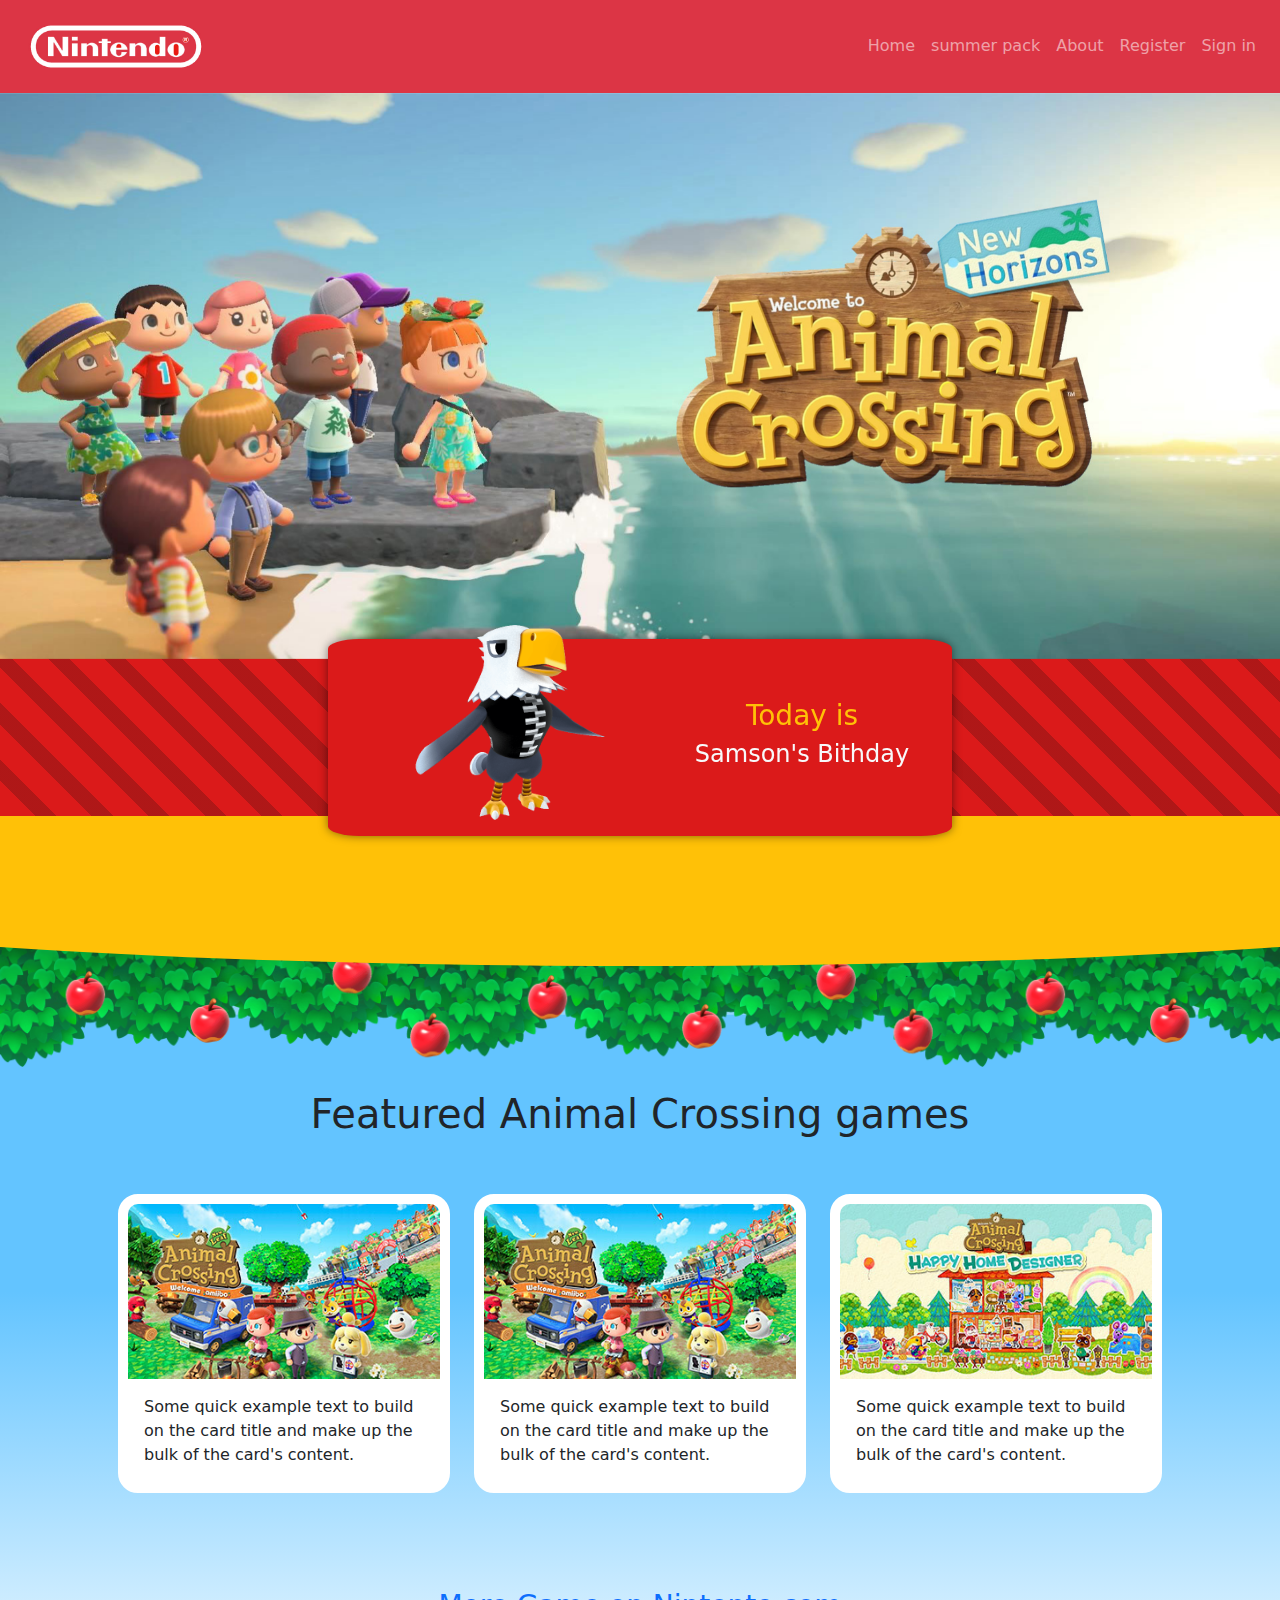
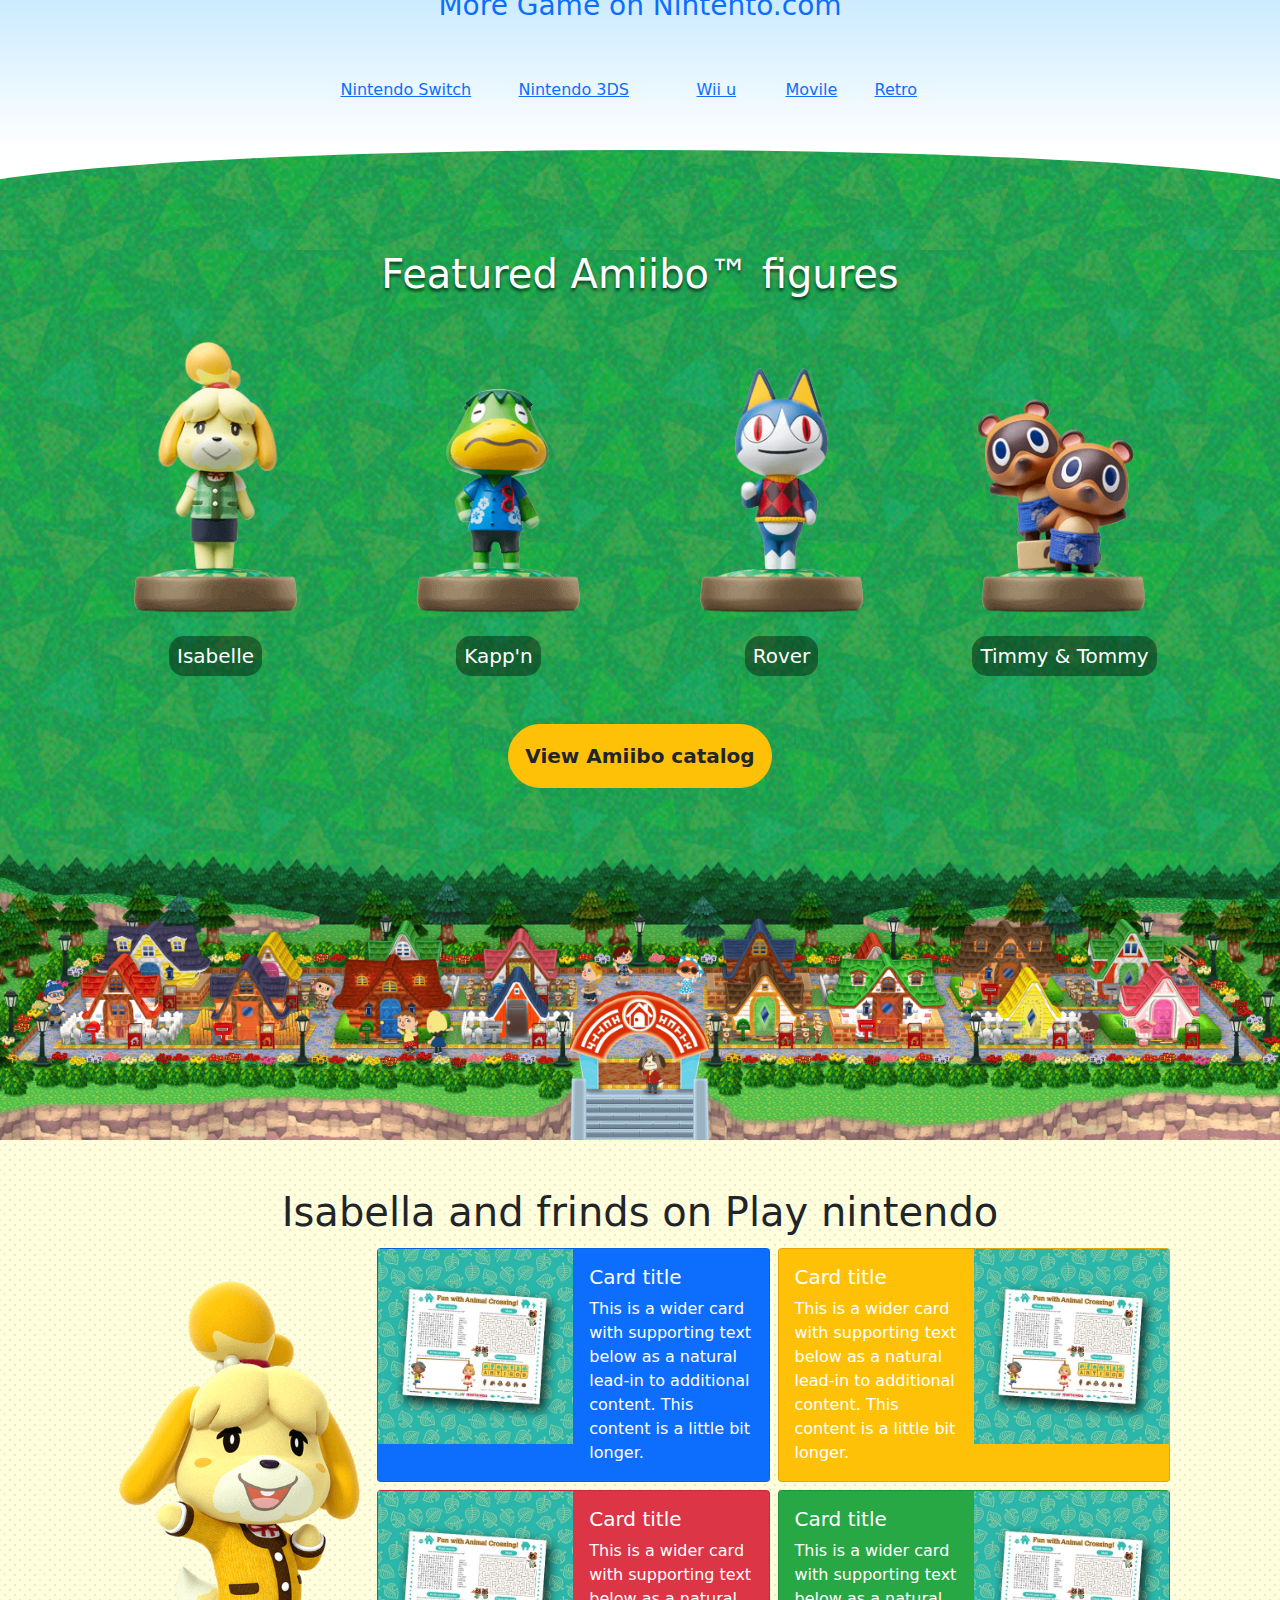
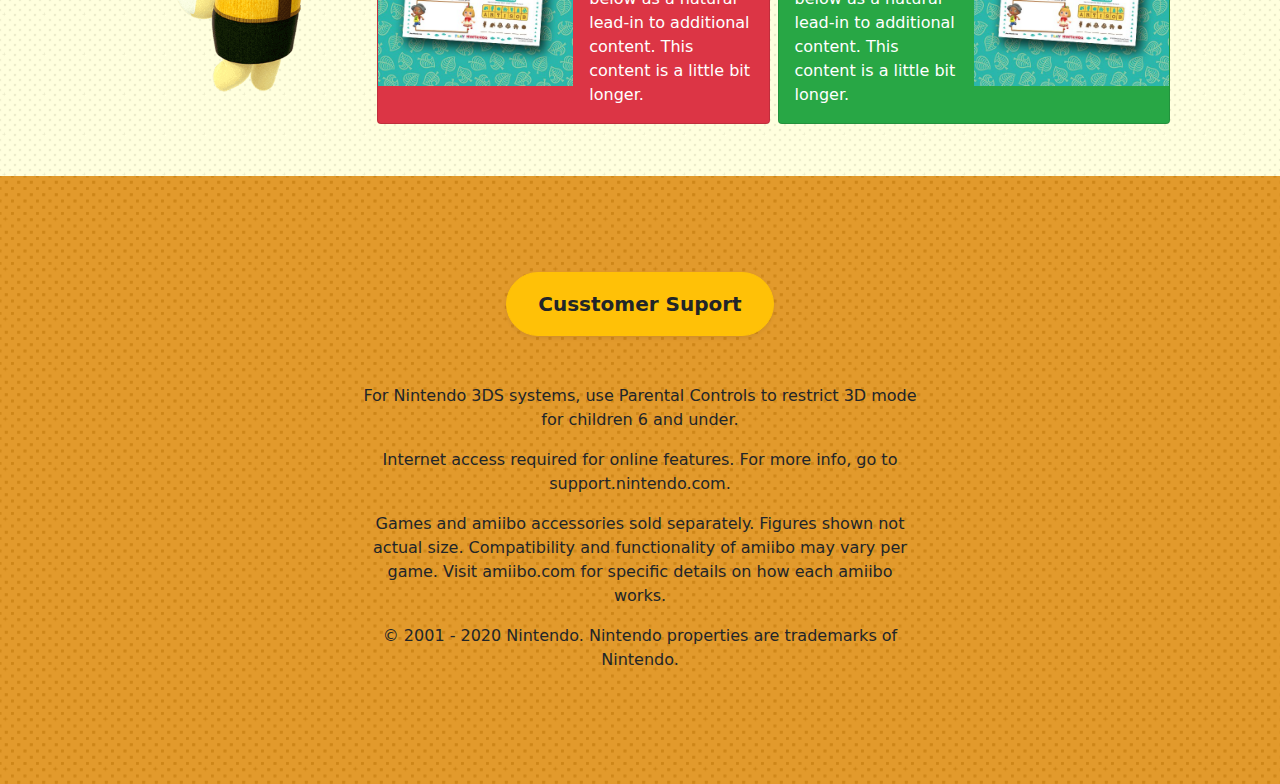
<file: index.html>
<!DOCTYPE html>
<html lang="en">
  <head>
    <meta charset="UTF-8" />
    <meta http-equiv="X-UA-Compatible" content="IE=edge" />
    <meta name="viewport" content="width=device-width, initial-scale=1.0" />
    <title>My first city web</title>
    <link rel="stylesheet" href="css/bootstrap.min.css" />
    <link rel="stylesheet" href="css/main.css" />
  </head>

  <body>
    <!-- Navrbar -->
    <nav class="navbar navbar-expand-sm navbar-dark bg-danger">
      <div class="container-fluid">
        <!-- el contenido se ajusta a la pantalla -->
        <a class="navbar-brand" href="#">
          <img src="img/logo.jpg" alt="" width="200" />
        </a>
        <button
          class="navbar-toggler"
          type="button"
          data-toggle="collapse"
          data-target="#navbarSupportedContent"
          aria-expanded="false"
          aria-label="Toggle navigation"
        >
          <span class="navbar-toggler-icon"> </span>
        </button>

        <div class="collapse navbar-collapse" id="navbarSupportedContent">
          <ul class="navbar-nav ml-auto">
            <li class="nav-item">
              <a class="nav-link" href="#">Home</a>
            </li>
            <li class="nav-item">
              <a
                class="nav-link"
                href="https://www.google.com/maps/dir//ESTUDIO+JURIDICO+MARSABEL/@-1.0358979,-79.4266571,12z/data=!4m8!4m7!1m0!1m5!1m1!1s0x902b4db6e0f392ad:0x53dee8b076eb0c99!2m2!1d-79.4681659!2d-1.0252321"
                >summer pack</a
              >
            </li>
            <li class="nav-item">
              <a class="nav-link" href="#">About</a>
            </li>
            <li class="nav-item">
              <a class="nav-link" href="#">Register</a>
            </li>
            <li class="nav-item">
              <a class="nav-link" href="#">Sign in</a>
            </li>
          </ul>
        </div>
      </div>
    </nav>
    <!-- carrousel -->

    <div class="carousel slide" id="mainSlider" data-ride="carousel">
      <div class="carousel-inner">
        <div class="carousel-item active">
          <img class="d-block w-100" src="img/slide01.jpg" alt="" />
        </div>
        <div class="carousel-item">
          <img class="d-block w-100" src="img/slide02.jpg" alt="" />
        </div>
        <div class="carousel-item">
          <img class="d-block w-100" src="img/slide03.jpg" alt="" />
        </div>
      </div>
    </div>
    <!-- ribbon -->
    <div id="ribbon" class="container-fluid">
      <div id="birthday" class="container w-50 pl-5">
        <div class="row align-items-center">
          <div class="col-sm p-3">
            <img class="w-75 mx-auto d-block" src="img/image01.png" alt="" />
          </div>
          <div class="col-sm p-3 text-light text-center">
            <p class="text-warning h3">Today is</p>
            <h4>Samson's Bithday</h4>
          </div>
        </div>
      </div>
    </div>
    <!-- Separating ribbon -->
    <div id="separator-ribbon">
      <div class="content bg-warning"></div>
    </div>
    <!-- Games -->
    <div id="games">
      <div class="container-md p-5">
        <div class="row pt-5">
          <h3 class="text-center pb-5 pt-5 h1">
            Featured Animal Crossing games
          </h3>
        </div>

        <div class="row">
          <div class="col-sm">
            <div class="card w-100 card-border mb-5">
              <img src="img/card02.jpg" class="card-img-top" alt="..." />
              <div class="card-body">
                <p class="card-text">
                  Some quick example text to build on the card title and make up
                  the bulk of the card's content.
                </p>
              </div>
            </div>
          </div>

          <div class="col-sm">
            <div class="card w-100 card-border mb-5">
              <img src="img/card02.jpg" class="card-img-top" alt="..." />
              <div class="card-body">
                <p class="card-text">
                  Some quick example text to build on the card title and make up
                  the bulk of the card's content.
                </p>
              </div>
            </div>
          </div>

          <div class="col-sm">
            <div class="card w-100 card-border mb-5">
              <img src="img/card03.jpg" class="card-img-top" alt="..." />
              <div class="card-body">
                <p class="card-text">
                  Some quick example text to build on the card title and make up
                  the bulk of the card's content.
                </p>
              </div>
            </div>
          </div>
        </div>

        <div class="row py-5">
          <div class="col">
            <h3 class="text-center" style="color: var(--bs-blue)">
              More Game on Nintento.com
            </h3>
          </div>
        </div>

        <div class="row justify-content-center">
          <div class="col-2"><a href="#">Nintendo Switch</a></div>
          <div class="col-2"><a href="#">Nintendo 3DS</a></div>
          <div class="col-1"><a href="#">Wii u</a></div>
          <div class="col-1"><a href="#">Movile</a></div>
          <div class="col-1"><a href="#">Retro</a></div>
        </div>
      </div>
    </div>
    <!-- separating Amiibos -->
    <div id="separator-amiibos">
      <div class="content bg-success"></div>
    </div>
    <!-- Amiibos -->
    <div id="amiibos" class="px-5 pb-5 bg-success">
      <div class="container">
        <div class="row">
          <h2 class="text-center text-white text-shadow h1">
            Featured Amiibo™ figures
          </h2>
        </div>
        <div class="row row-cols-1 row-cols-2 row-cols-sm-2 row-cols-md-4">
          <div class="col-sm">
            <img src="img/figure01.png" alt="" class="w-100 amiibo" />
            <div class="text-center">
              <span class="amiibo-name h5 p-2">Isabelle</span>
            </div>
          </div>
          <div class="col-sm">
            <img src="img/figure02.png" alt="" class="w-100 amiibo" />
            <div class="text-center">
              <span class="amiibo-name h5 p-2">Kapp'n</span>
            </div>
          </div>
          <div class="col-sm">
            <img src="img/figure03.png" alt="" class="w-100 amiibo" />
            <div class="text-center">
              <span class="amiibo-name h5 p-2">Rover</span>
            </div>
          </div>
          <div class="col-sm">
            <img src="img/figure04.png" alt="" class="w-100 amiibo" />
            <div class="text-center">
              <span class="amiibo-name h5 p-2">Timmy & Tommy</span>
            </div>
          </div>
        </div>
        <div class="row py-5">
          <div class="col text-center">
            <a href="#" class="link-dark">
              <button
                class="btn btn-warning btn-lg rounded-pill p-3 font-weight-bold"
              >
                View Amiibo catalog
              </button>
            </a>
          </div>
        </div>
      </div>
      <div id="separator-amiibos-footer"></div>
    </div>

    <!-- play nintendo -->
    <div id="play">
      <div class="container-sm p-5">
        <div class="row">
          <h3 class="text-center h1">Isabella and frinds on Play nintendo</h3>
        </div>
        <div class="row justify-content-center align-items-center">
          <div class="col-3 d-none d-md-block">
            <img src="img/isabelle.png" alt="" class="w-100" />
          </div>
          <div class="col-9">
            <!-- First card -->
            <div class="row">
              <div class="col p-1">
                <!-- Card -->
                <div class="card bg-primary text-white">
                  <div class="row g-0">
                    <div class="col-md-6">
                      <img src="img/ph-01.jpg" alt="..." class="w-100" />
                    </div>
                    <div class="col-md-6">
                      <div class="card-body">
                        <h5 class="card-title">Card title</h5>
                        <p class="card-text">
                          This is a wider card with supporting text below as a
                          natural lead-in to additional content. This content is
                          a little bit longer.
                        </p>
                      </div>
                    </div>
                  </div>
                </div>
                <!-- Card -->
              </div>

              <div class="col p-1">
                <!-- Card -->
                <div class="card bg-warning text-white">
                  <div class="row g-0">
                    <div class="col-md-6">
                      <div class="card-body">
                        <h5 class="card-title">Card title</h5>
                        <p class="card-text">
                          This is a wider card with supporting text below as a
                          natural lead-in to additional content. This content is
                          a little bit longer.
                        </p>
                      </div>
                    </div>

                    <div class="col-md-6">
                      <img src="img/ph-01.jpg" alt="..." class="w-100" />
                    </div>
                  </div>
                </div>
                <!-- Card -->
              </div>
            </div>

            <!-- Second cart -->

            <div class="row">
              <div class="col p-1">
                <!-- Card -->
                <div class="card bg-danger text-white">
                  <div class="row g-0">
                    <div class="col-md-6">
                      <img src="img/ph-01.jpg" alt="..." class="w-100" />
                    </div>
                    <div class="col-md-6">
                      <div class="card-body">
                        <h5 class="card-title">Card title</h5>
                        <p class="card-text">
                          This is a wider card with supporting text below as a
                          natural lead-in to additional content. This content is
                          a little bit longer.
                        </p>
                      </div>
                    </div>
                  </div>
                </div>
                <!-- Card -->
              </div>

              <div class="col p-1">
                <!-- Card -->
                <div class="card bg-success text-white">
                  <div class="row g-0">
                    <div class="col-md-6">
                      <div class="card-body">
                        <h5 class="card-title">Card title</h5>
                        <p class="card-text">
                          This is a wider card with supporting text below as a
                          natural lead-in to additional content. This content is
                          a little bit longer.
                        </p>
                      </div>
                    </div>

                    <div class="col-md-6">
                      <img src="img/ph-01.jpg" alt="..." class="w-100" />
                    </div>
                  </div>
                </div>
                <!-- Card -->
              </div>
            </div>
          </div>
        </div>
      </div>
    </div>
    <!-- Footer -->
    <div id="footer" class="p-5">
      <div class="container w-50 pt-5">
        <div class="row row-cols-md-2 justify-content-md-center">
          <div class="col text-center">
            <a href="#">
              <button
                class="btn btn-lg rounded-pill btn-warning w-100 p-3 shadow-sm font-weight-bold"
              >
                Cusstomer Suport
              </button>
            </a>
          </div>
        </div>
        <div class="row justify-content-md-center py-5">
          <div class="col text-center font-weight-light">
            <p>
              For Nintendo 3DS systems, use Parental Controls to restrict 3D
              mode for children 6 and under.
            </p>
            <p>
              Internet access required for online features. For more info, go to
              support.nintendo.com.
            </p>
            <p>
              Games and amiibo accessories sold separately. Figures shown not
              actual size. Compatibility and functionality of amiibo may vary
              per game. Visit amiibo.com for specific details on how each amiibo
              works.
            </p>
            <p>
              © 2001 - 2020 Nintendo. Nintendo properties are trademarks of
              Nintendo.
            </p>
          </div>
        </div>
      </div>
    </div>
    <script src="js/popper.min.js"></script>
    <script src="js/bootstrap.min.js"></script>
  </body>
</html>
</file>
<file: css/main.css>
#ribbon{
    background-color:rgb(219,26,26);
    background-image:repeating-linear-gradient(45deg, transparent,transparent 25px,rgba(131,21,21,0.5) 25px,rgba(131,21,21,0.5) 40px);
}
#ribbon::after{
    content: '';
    background-color:yellow;
    display:block;
    height: 20px;
    width:50%;
    margin: auto;
    position: relative;
    left: auto;
    margin-top: -40px;
}
#birthday{
    background-color:rgb(219,26,26);
    position: relative;
    margin-top: -20px;
    z-index:10;
    box-shadow: 0 0 10px rgba(0,0,0,0.5);
    border-radius:5%;
}
#birthday img{
    position: relative;
    margin-top: -30px
}
.text-shadow{
    text-shadow:0 3px 3px rgba(0,0,0,0.6);
}

/* separator ribbon */
#separator-ribbon{
    width: 100%;
    overflow: hidden;
    position: relative;
    z-index: 2;
   
    
}
#separator-ribbon .content{
    
    width: 150%;
    height: 150px;
    margin-left: -25%;
    border-bottom-left-radius: 50%;
    border-bottom-right-radius: 50%;
}

/* card */
.card-border{
    border: solid 10px white;
    border-radius:20px;
    overflow: hidden;
    transition: all ease-out 0.2s;
}

.card-border:hover{
    transform: scale(1.05);
}

#games{
    background: rgb(255,255,255);
    background:url(../img/bg-02.png), linear-gradient(0deg,rgba(255,255,255,1) 0%,rgba(99,196,255,1) 57%);
background-repeat: repeat-x;
background-size: 75%;
margin-top: -20px;
}

#separator-amiibos{
    width: 100%;
    overflow: hidden;
    position: relative;
    z-index: 2;
}
#separator-amiibos .content{
    background:url(../img/bg-03.png);
    width: 110%;
    height:100px;
    margin-left:-5%;
    border-top-right-radius:50%;
    border-top-left-radius:50%;
}

/* amiibos */
#amiibos{
    background: url(../img/bg-01.png),url(../img/bg-03.png);
    background-repeat: no-repeat,repeat;
    background-position: bottom center,center center;
    background-size: 100%,auto;
}
.amiibo{
    cursor: pointer;
    transition:all ease-out 0.2s;

}
.amiibo:hover{
    transform:scale(1.05)
}

.amiibo-name{
    background-color: rgba(0,0,0,0.4);
    color:white;
    display: inline-block;
    margin: 0 auto;
    text-align: center;
    border-radius: 15px;
}

#separator-amiibos-footer{
    height:20vw;
}
#play{
    background:url(../img/bg-04.png);
    background-color: rgb(255,255,219);
    background-size: 40px 40px;
}
#footer{
    background:url(../img/bg-04.png);
    background-color: rgb(224,144,24);
    background-size: 50px 50px;
}
</file>
